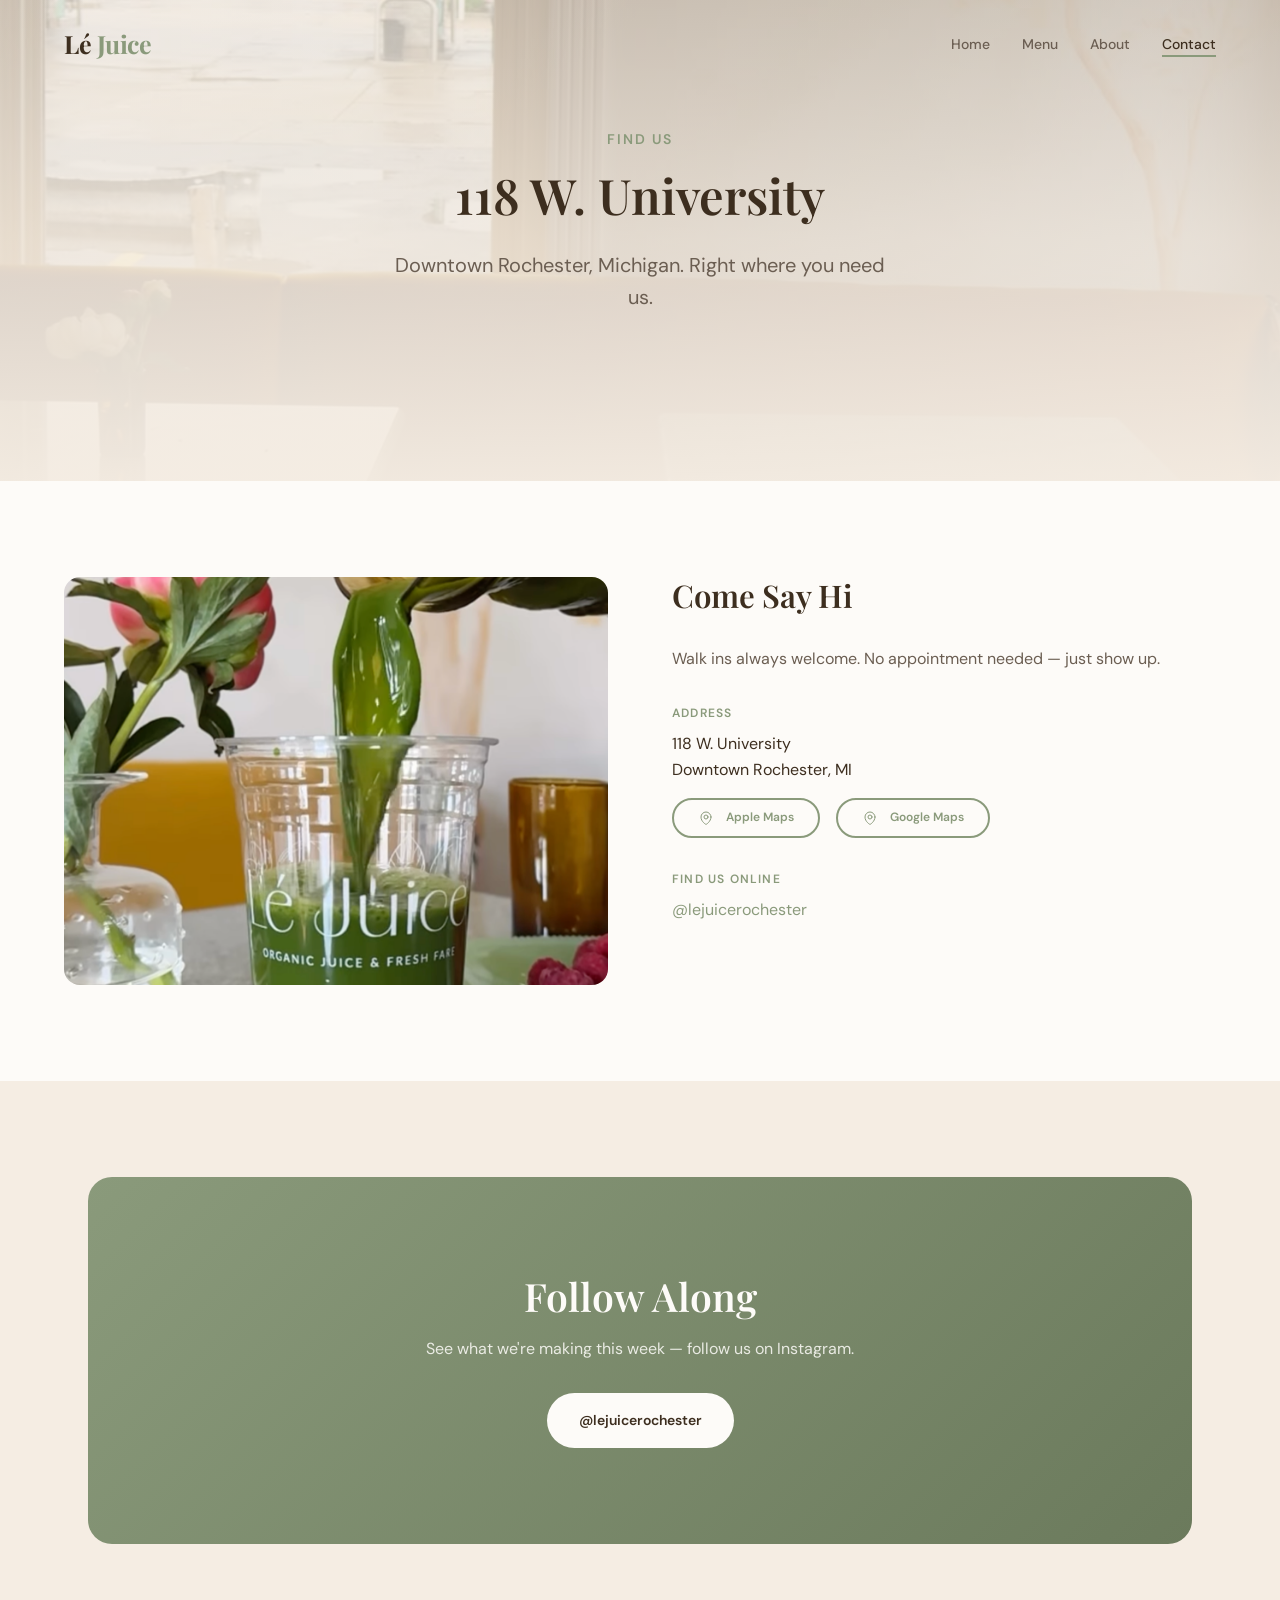
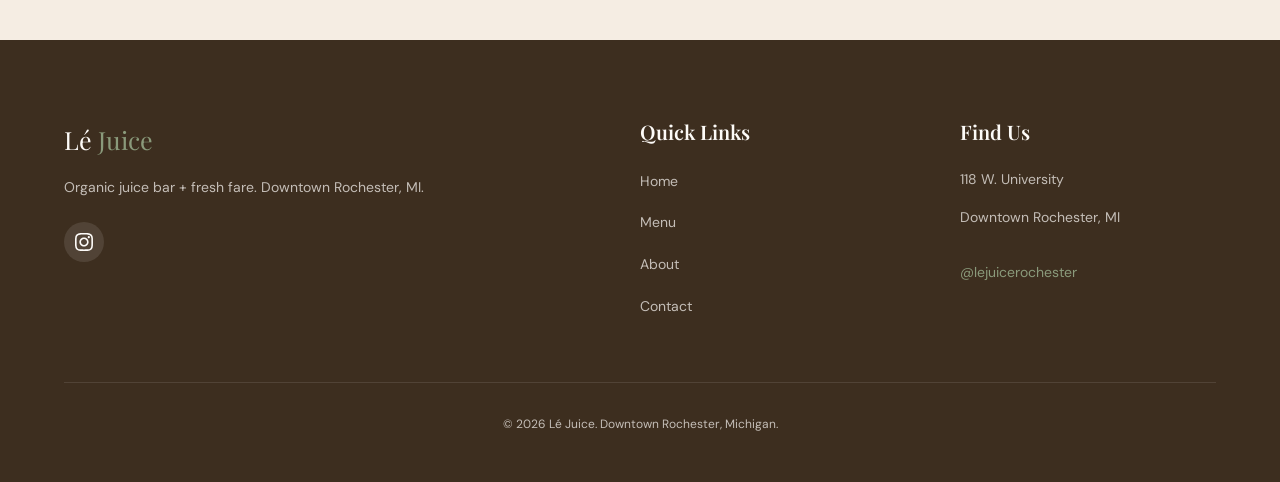
<file: contact.html>
<!DOCTYPE html>
<html lang="en">
<head>
  <meta charset="UTF-8">
  <meta name="viewport" content="width=device-width, initial-scale=1.0">
  <title>Contact — Lé Juice | Rochester, MI</title>
  <meta name="description" content="Come find us at 118 W. University, downtown Rochester, MI. Lé Juice — organic juice bar and fresh fare.">
  <link rel="preconnect" href="https://fonts.googleapis.com">
  <link rel="preconnect" href="https://fonts.gstatic.com" crossorigin>
  <link href="https://fonts.googleapis.com/css2?family=DM+Sans:wght@400;500;600;700&family=Playfair+Display:wght@400;500;600;700&display=swap" rel="stylesheet">
  <link rel="stylesheet" href="css/style.css">
</head>
<body>

  <!-- Header -->
  <header class="header" id="header">
    <div class="container">
      <div class="header__inner">
        <a href="index.html" class="logo">Lé <span>Juice</span></a>
        <nav>
          <ul class="nav__list" id="navList">
            <li><a href="index.html" class="nav__link">Home</a></li>
            <li><a href="menu.html" class="nav__link">Menu</a></li>
            <li><a href="about.html" class="nav__link">About</a></li>
            <li><a href="contact.html" class="nav__link active">Contact</a></li>
          </ul>
          <button class="nav-toggle" id="navToggle" aria-label="Toggle menu">
            <span></span>
            <span></span>
            <span></span>
          </button>
        </nav>
      </div>
    </div>
  </header>

  <!-- Contact Hero -->
  <section class="hero" style="min-height: 40vh;">
    <div class="hero__bg">
      <img src="img/instagram-017.png" alt="Lé Juice interior">
    </div>
    <div class="hero__overlay"></div>
    <div class="hero__content">
      <p class="hero__eyebrow">Find Us</p>
      <h1 class="hero__title">118 W. University</h1>
      <p class="hero__subtitle">Downtown Rochester, Michigan. Right where you need us.</p>
    </div>
  </section>

  <!-- Contact Section -->
  <section class="section section--white">
    <div class="container">
      <div class="location-block" style="grid-template-columns: 1fr 1fr; gap: var(--space-8);">
        <div class="location-block__map">
          <img src="img/instagram-018.png" alt="Lé Juice café" style="width: 100%; height: 100%; object-fit: cover; border-radius: var(--radius);">
        </div>
        <div class="location-block__info">
          <h3>Come Say Hi</h3>
          <p style="margin-bottom: var(--space-4); color: var(--warm-gray);">Walk ins always welcome. No appointment needed — just show up.</p>
          <div class="info-item">
            <p class="info-item__label">Address</p>
            <p class="info-item__value">118 W. University<br>Downtown Rochester, MI</p>
            <div class="map-buttons" style="display: flex; gap: var(--space-2); margin-top: var(--space-2); flex-wrap: wrap;">
              <a href="https://maps.apple.com/?address=118+W+University+Rochester+MI" target="_blank" class="btn btn--outline" style="font-size: var(--text-xs); padding: var(--space-1) var(--space-3);">
                <svg xmlns="http://www.w3.org/2000/svg" fill="none" viewBox="0 0 24 24" stroke-width="1.5" stroke="currentColor" style="width: 16px; height: 16px; display: inline-block; vertical-align: middle; margin-right: 4px;">
                  <path stroke-linecap="round" stroke-linejoin="round" d="M15 10.5a3 3 0 11-6 0 3 3 0 016 0z" />
                  <path stroke-linecap="round" stroke-linejoin="round" d="M19.5 10.5c0 7.142-7.5 11.25-7.5 11.25S4.5 17.642 4.5 10.5a7.5 7.5 0 1115 0z" />
                </svg>
                Apple Maps
              </a>
              <a href="https://www.google.com/maps/dir/?api=1&destination=118+W+University+Rochester+MI" target="_blank" class="btn btn--outline" style="font-size: var(--text-xs); padding: var(--space-1) var(--space-3);">
                <svg xmlns="http://www.w3.org/2000/svg" fill="none" viewBox="0 0 24 24" stroke-width="1.5" stroke="currentColor" style="width: 16px; height: 16px; display: inline-block; vertical-align: middle; margin-right: 4px;">
                  <path stroke-linecap="round" stroke-linejoin="round" d="M15 10.5a3 3 0 11-6 0 3 3 0 016 0z" />
                  <path stroke-linecap="round" stroke-linejoin="round" d="M19.5 10.5c0 7.142-7.5 11.25-7.5 11.25S4.5 17.642 4.5 10.5a7.5 7.5 0 1115 0z" />
                </svg>
                Google Maps
              </a>
            </div>
          </div>
          <div class="info-item" style="margin-top: var(--space-4);">
            <p class="info-item__label">Find Us Online</p>
            <p class="info-item__value">
              <a href="https://www.instagram.com/lejuicerochester/" target="_blank" style="color: var(--sage);">@lejuicerochester</a>
            </p>
          </div>
        </div>
      </div>
    </div>
  </section>

  <!-- CTA Banner -->
  <section class="section">
    <div class="container">
      <div class="cta-banner">
        <h2 class="cta-banner__title">Follow Along</h2>
        <p class="cta-banner__text">See what we're making this week — follow us on Instagram.</p>
        <a href="https://www.instagram.com/lejuicerochester/" target="_blank" class="btn btn--light">@lejuicerochester</a>
      </div>
    </div>
  </section>

  <!-- Footer -->
  <footer class="footer">
    <div class="container">
      <div class="footer__grid">
        <div>
          <p class="footer__logo">Lé <span>Juice</span></p>
          <p class="footer__tagline">Organic juice bar + fresh fare. Downtown Rochester, MI.</p>
          <div class="footer__social">
            <a href="https://www.instagram.com/lejuicerochester/" target="_blank" aria-label="Instagram">
              <svg xmlns="http://www.w3.org/2000/svg" viewBox="0 0 24 24">
                <path d="M12 2.163c3.204 0 3.584.012 4.85.07 3.252.148 4.771 1.691 4.919 4.919.058 1.265.069 1.645.069 4.849 0 3.205-.012 3.584-.069 4.849-.149 3.225-1.664 4.771-4.919 4.919-1.266.058-1.644.07-4.85.07-3.204 0-3.584-.012-4.849-.07-3.26-.149-4.771-1.699-4.919-4.92-.058-1.265-.07-1.644-.07-4.849 0-3.204.013-3.583.07-4.849.149-3.227 1.664-4.771 4.919-4.919 1.266-.057 1.645-.069 4.849-.069zm0-2.163c-3.259 0-3.667.014-4.947.072-4.358.2-6.78 2.618-6.98 6.98-.059 1.281-.073 1.689-.073 4.948 0 3.259.014 3.668.072 4.948.2 4.358 2.618 6.78 6.98 6.98 1.281.058 1.689.072 4.948.072 3.259 0 3.668-.014 4.948-.072 4.354-.2 6.782-2.618 6.979-6.98.059-1.28.073-1.689.073-4.948 0-3.259-.014-3.667-.072-4.947-.196-4.354-2.617-6.78-6.979-6.98-1.281-.059-1.69-.073-4.949-.073zm0 5.838c-3.403 0-6.162 2.759-6.162 6.162s2.759 6.163 6.162 6.163 6.162-2.759 6.162-6.163c0-3.403-2.759-6.162-6.162-6.162zm0 10.162c-2.209 0-4-1.79-4-4 0-2.209 1.791-4 4-4s4 1.791 4 4c0 2.21-1.791 4-4 4zm6.406-11.845c-.796 0-1.441.645-1.441 1.44s.645 1.44 1.441 1.44c.795 0 1.439-.645 1.439-1.44s-.644-1.44-1.439-1.44z"/>
              </svg>
            </a>
          </div>
        </div>
        <div>
          <h4 class="footer__heading">Quick Links</h4>
          <ul class="footer__links">
            <li><a href="index.html" class="footer__link">Home</a></li>
            <li><a href="menu.html" class="footer__link">Menu</a></li>
            <li><a href="about.html" class="footer__link">About</a></li>
            <li><a href="contact.html" class="footer__link">Contact</a></li>
          </ul>
        </div>
        <div>
          <h4 class="footer__heading">Find Us</h4>
          <ul class="footer__links">
            <li class="footer__link">118 W. University</li>
            <li class="footer__link">Downtown Rochester, MI</li>
            <li style="margin-top: var(--space-2);" class="footer__link">
              <a href="https://www.instagram.com/lejuicerochester/" target="_blank" class="footer__link" style="color: var(--sage);">@lejuicerochester</a>
            </li>
          </ul>
        </div>
      </div>
      <div class="footer__bottom">
        <p>&copy; 2026 Lé Juice. Downtown Rochester, Michigan.</p>
      </div>
    </div>
  </footer>

  <script>
    const header = document.getElementById('header');
    window.addEventListener('scroll', () => header.classList.toggle('scrolled', window.scrollY > 50));
    const navToggle = document.getElementById('navToggle');
    const navList = document.getElementById('navList');
    navToggle.addEventListener('click', () => navList.classList.toggle('open'));
  </script>

</body>
</html>
</file>
<file: css/style.css>
/* ============================================
   Lé Juice — Website Styles
   Warm, Light, Airy Editorial Feel
   ============================================ */

/* --- CSS Variables --- */
:root {
  /* Colors */
  --sand: #F5EDE3;
  --sage: #8A9A7B;
  --sage-dark: #6B7A5C;
  --terracotta: #C4836A;
  --terracotta-dark: #A86B52;
  --espresso: #3D2E1F;
  --warm-gray: #6B5E52;
  --cream: #FDFBF8;
  --white: #FFFFFF;

  /* Typography */
  --font-heading: 'Playfair Display', Georgia, serif;
  --font-body: 'DM Sans', -apple-system, BlinkMacSystemFont, sans-serif;

  /* Scale (Major Third 1.25x) */
  --text-xs: 0.75rem;    /* 12px */
  --text-sm: 0.875rem;   /* 14px */
  --text-base: 1rem;     /* 16px */
  --text-md: 1.25rem;    /* 20px */
  --text-lg: 1.5625rem;  /* 25px */
  --text-xl: 1.953rem;    /* 31px */
  --text-2xl: 2.441rem;   /* 39px */
  --text-3xl: 3.052rem;   /* 49px */

  /* Spacing (8pt system) */
  --space-1: 0.5rem;     /* 8px */
  --space-2: 1rem;       /* 16px */
  --space-3: 1.5rem;     /* 24px */
  --space-4: 2rem;       /* 32px */
  --space-5: 2.5rem;     /* 40px */
  --space-6: 3rem;       /* 48px */
  --space-8: 4rem;       /* 64px */
  --space-10: 5rem;      /* 80px */
  --space-12: 6rem;      /* 96px */
  --space-16: 8rem;      /* 128px */

  /* Layout */
  --max-width: 1200px;
  --gutter: 1.5rem;

  /* Transitions */
  --transition-fast: 200ms ease;
  --transition-base: 300ms ease;
  --transition-slow: 600ms ease-out;
}

/* --- Reset --- */
*, *::before, *::after {
  box-sizing: border-box;
  margin: 0;
  padding: 0;
}

html {
  scroll-behavior: smooth;
  font-size: 16px;
}

body {
  font-family: var(--font-body);
  font-size: var(--text-base);
  line-height: 1.6;
  color: var(--warm-gray);
  background-color: var(--sand);
  -webkit-font-smoothing: antialiased;
}

img {
  max-width: 100%;
  height: auto;
  display: block;
}

a {
  color: inherit;
  text-decoration: none;
}

ul, ol {
  list-style: none;
}

/* --- Typography --- */
h1, h2, h3, h4 {
  font-family: var(--font-heading);
  font-weight: 600;
  color: var(--espresso);
  line-height: 1.2;
}

h1 { font-size: var(--text-3xl); }
h2 { font-size: var(--text-2xl); }
h3 { font-size: var(--text-xl); }
h4 { font-size: var(--text-lg); }

p {
  margin-bottom: var(--space-2);
}

/* --- Layout --- */
.container {
  width: 100%;
  max-width: var(--max-width);
  margin: 0 auto;
  padding: 0 var(--gutter);
}

.section {
  padding: var(--space-12) 0;
}

.section--white {
  background-color: var(--cream);
}

/* --- Header / Navigation --- */
.header {
  position: fixed;
  top: 0;
  left: 0;
  right: 0;
  z-index: 100;
  padding: var(--space-3) 0;
  transition: background-color var(--transition-base), box-shadow var(--transition-base);
}

.header.scrolled {
  background-color: rgba(253, 251, 248, 0.95);
  backdrop-filter: blur(10px);
  box-shadow: 0 2px 20px rgba(61, 46, 31, 0.08);
}

.header__inner {
  display: flex;
  align-items: center;
  justify-content: space-between;
}

.logo {
  font-family: var(--font-heading);
  font-size: var(--text-lg);
  font-weight: 700;
  color: var(--espresso);
  letter-spacing: -0.02em;
}

.logo span {
  color: var(--sage);
}

.nav__list {
  display: flex;
  gap: var(--space-4);
}

.nav__link {
  font-size: var(--text-sm);
  font-weight: 500;
  color: var(--warm-gray);
  transition: color var(--transition-fast);
  position: relative;
}

.nav__link::after {
  content: '';
  position: absolute;
  bottom: -4px;
  left: 0;
  width: 0;
  height: 2px;
  background-color: var(--sage);
  transition: width var(--transition-base);
}

.nav__link:hover {
  color: var(--espresso);
}

.nav__link:hover::after {
  width: 100%;
}

.nav__link.active {
  color: var(--espresso);
}

.nav__link.active::after {
  width: 100%;
}

/* Mobile menu button */
.nav-toggle {
  display: none;
  flex-direction: column;
  gap: 5px;
  background: none;
  border: none;
  cursor: pointer;
  padding: var(--space-1);
}

.nav-toggle span {
  display: block;
  width: 24px;
  height: 2px;
  background-color: var(--espresso);
  transition: transform var(--transition-base), opacity var(--transition-base);
}

/* --- Hero Section --- */
.hero {
  position: relative;
  min-height: 90vh;
  display: flex;
  align-items: center;
  justify-content: center;
  text-align: center;
  overflow: hidden;
}

.hero__bg {
  position: absolute;
  inset: 0;
  background: linear-gradient(135deg, var(--sand) 0%, #EDE5D8 50%, var(--cream) 100%);
}

.hero__bg img {
  width: 100%;
  height: 100%;
  object-fit: cover;
  opacity: 0.4;
}

.hero__overlay {
  position: absolute;
  inset: 0;
  background: linear-gradient(
    180deg,
    rgba(245, 237, 227, 0.3) 0%,
    rgba(245, 237, 227, 0.7) 50%,
    rgba(245, 237, 227, 0.95) 100%
  );
}

.hero__content {
  position: relative;
  z-index: 2;
  max-width: 700px;
  padding: var(--space-16) var(--gutter);
  animation: fadeInUp 0.8s ease-out;
}

@keyframes fadeInUp {
  from {
    opacity: 0;
    transform: translateY(30px);
  }
  to {
    opacity: 1;
    transform: translateY(0);
  }
}

.hero__eyebrow {
  font-size: var(--text-sm);
  font-weight: 600;
  letter-spacing: 0.15em;
  text-transform: uppercase;
  color: var(--sage);
  margin-bottom: var(--space-2);
}

.hero__title {
  font-size: clamp(2.5rem, 8vw, var(--text-3xl));
  margin-bottom: var(--space-3);
  color: var(--espresso);
}

.hero__title em {
  font-style: italic;
  color: var(--sage);
}

.hero__subtitle {
  font-size: var(--text-md);
  color: var(--warm-gray);
  margin-bottom: var(--space-5);
  max-width: 500px;
  margin-left: auto;
  margin-right: auto;
}

/* --- Buttons --- */
.btn {
  display: inline-flex;
  align-items: center;
  justify-content: center;
  gap: var(--space-1);
  padding: var(--space-2) var(--space-4);
  font-family: var(--font-body);
  font-size: var(--text-sm);
  font-weight: 600;
  border-radius: 50px;
  border: none;
  cursor: pointer;
  transition: all var(--transition-base);
}

.btn--primary {
  background-color: var(--sage);
  color: var(--cream);
}

.btn--primary:hover {
  background-color: var(--terracotta);
  transform: translateY(-2px);
  box-shadow: 0 8px 24px rgba(138, 154, 123, 0.3);
}

.btn--outline {
  background-color: transparent;
  color: var(--sage);
  border: 2px solid var(--sage);
}

.btn--outline:hover {
  background-color: var(--sage);
  color: var(--cream);
}

.btn--light {
  background-color: var(--cream);
  color: var(--espresso);
}

.btn--light:hover {
  background-color: var(--sand);
  transform: translateY(-2px);
}

/* --- Section Headers --- */
.section-header {
  text-align: center;
  margin-bottom: var(--space-8);
}

.section-header__eyebrow {
  font-size: var(--text-xs);
  font-weight: 600;
  letter-spacing: 0.2em;
  text-transform: uppercase;
  color: var(--sage);
  margin-bottom: var(--space-1);
}

.section-header__title {
  margin-bottom: var(--space-2);
}

.section-header__subtitle {
  max-width: 550px;
  margin: 0 auto;
  color: var(--warm-gray);
}

/* --- Value Props / Bento --- */
.bento {
  display: grid;
  grid-template-columns: repeat(3, 1fr);
  gap: var(--space-3);
}

.bento__item {
  background-color: var(--cream);
  border-radius: 16px;
  padding: var(--space-5);
  text-align: center;
  transition: transform var(--transition-base), box-shadow var(--transition-base);
}

.bento__item:hover {
  transform: translateY(-4px);
  box-shadow: 0 16px 48px rgba(61, 46, 31, 0.1);
}

.bento__icon {
  width: 64px;
  height: 64px;
  margin: 0 auto var(--space-3);
  background-color: var(--sand);
  border-radius: 50%;
  display: flex;
  align-items: center;
  justify-content: center;
}

.bento__icon svg {
  width: 28px;
  height: 28px;
  stroke: var(--sage);
}

.bento__title {
  font-size: var(--text-md);
  margin-bottom: var(--space-1);
}

.bento__text {
  font-size: var(--text-sm);
  color: var(--warm-gray);
  margin-bottom: 0;
}

/* --- Drink Cards --- */
.drinks-grid {
  display: grid;
  grid-template-columns: repeat(4, 1fr);
  gap: var(--space-3);
}

.drink-card {
  background-color: var(--cream);
  border-radius: 16px;
  overflow: hidden;
  transition: transform var(--transition-base), box-shadow var(--transition-base);
}

.drink-card:hover {
  transform: translateY(-4px);
  box-shadow: 0 16px 48px rgba(61, 46, 31, 0.1);
}

.drink-card__image {
  aspect-ratio: 1;
  overflow: hidden;
  background-color: var(--sand);
}

.drink-card__image img {
  width: 100%;
  height: 100%;
  object-fit: cover;
  transition: transform var(--transition-slow);
}

.drink-card:hover .drink-card__image img {
  transform: scale(1.05);
}

.drink-card__content {
  padding: var(--space-3);
}

.drink-card__name {
  font-family: var(--font-heading);
  font-size: var(--text-md);
  margin-bottom: var(--space-1);
}

.drink-card__desc {
  font-size: var(--text-sm);
  color: var(--warm-gray);
  margin-bottom: var(--space-2);
  display: -webkit-box;
  -webkit-line-clamp: 2;
  -webkit-box-orient: vertical;
  overflow: hidden;
}

.drink-card__price {
  font-weight: 600;
  color: var(--sage);
  font-size: var(--text-sm);
}

/* --- About Snippet --- */
.about-snippet {
  display: grid;
  grid-template-columns: 1fr 1fr;
  gap: var(--space-8);
  align-items: center;
}

.about-snippet__image {
  border-radius: 16px;
  overflow: hidden;
  aspect-ratio: 4/3;
}

.about-snippet__image img {
  width: 100%;
  height: 100%;
  object-fit: cover;
}

.about-snippet__content {
  max-width: 480px;
}

.about-snippet__eyebrow {
  font-size: var(--text-xs);
  font-weight: 600;
  letter-spacing: 0.2em;
  text-transform: uppercase;
  color: var(--sage);
  margin-bottom: var(--space-1);
}

.about-snippet__title {
  margin-bottom: var(--space-3);
}

.about-snippet__text {
  margin-bottom: var(--space-4);
}

/* --- CTA Banner --- */
.cta-banner {
  background: linear-gradient(135deg, var(--sage) 0%, var(--sage-dark) 100%);
  text-align: center;
  padding: var(--space-12) var(--gutter);
  border-radius: 24px;
  margin: 0 var(--gutter);
}

.cta-banner__title {
  color: var(--cream);
  margin-bottom: var(--space-2);
}

.cta-banner__text {
  color: rgba(253, 251, 248, 0.85);
  margin-bottom: var(--space-4);
  max-width: 450px;
  margin-left: auto;
  margin-right: auto;
}

/* --- Footer --- */
.footer {
  background-color: var(--espresso);
  color: rgba(253, 251, 248, 0.7);
  padding: var(--space-10) 0 var(--space-4);
}

.footer__grid {
  display: grid;
  grid-template-columns: 2fr 1fr 1fr;
  gap: var(--space-8);
  margin-bottom: var(--space-8);
}

.footer__logo {
  font-family: var(--font-heading);
  font-size: var(--text-lg);
  color: var(--cream);
  margin-bottom: var(--space-2);
}

.footer__logo span {
  color: var(--sage);
}

.footer__tagline {
  font-size: var(--text-sm);
  margin-bottom: 0;
}

.footer__heading {
  font-family: var(--font-heading);
  font-size: var(--text-md);
  color: var(--cream);
  margin-bottom: var(--space-3);
}

.footer__links {
  display: flex;
  flex-direction: column;
  gap: var(--space-2);
}

.footer__link {
  font-size: var(--text-sm);
  transition: color var(--transition-fast);
}

.footer__link:hover {
  color: var(--cream);
}

.footer__social {
  display: flex;
  gap: var(--space-2);
  margin-top: var(--space-3);
}

.footer__social a {
  width: 40px;
  height: 40px;
  border-radius: 50%;
  background-color: rgba(253, 251, 248, 0.1);
  display: flex;
  align-items: center;
  justify-content: center;
  transition: background-color var(--transition-fast);
}

.footer__social a:hover {
  background-color: var(--sage);
}

.footer__social svg {
  width: 18px;
  height: 18px;
  fill: var(--cream);
}

.footer__bottom {
  border-top: 1px solid rgba(253, 251, 248, 0.1);
  padding-top: var(--space-4);
  text-align: center;
  font-size: var(--text-xs);
}

/* --- Menu Page --- */
.menu-tabs {
  display: flex;
  justify-content: center;
  gap: var(--space-2);
  margin-bottom: var(--space-8);
  flex-wrap: wrap;
}

.menu-tab {
  padding: var(--space-1) var(--space-3);
  font-size: var(--text-sm);
  font-weight: 500;
  border: none;
  background: none;
  color: var(--warm-gray);
  cursor: pointer;
  border-radius: 50px;
  transition: all var(--transition-fast);
}

.menu-tab:hover,
.menu-tab.active {
  background-color: var(--sage);
  color: var(--cream);
}

.menu-section {
  display: none;
}

.menu-section.active {
  display: block;
  animation: fadeIn 0.4s ease-out;
}

@keyframes fadeIn {
  from { opacity: 0; }
  to { opacity: 1; }
}

.menu-grid {
  display: grid;
  grid-template-columns: repeat(3, 1fr);
  gap: var(--space-4);
}

/* --- About Page --- */
.about-hero {
  padding-top: calc(80px + var(--space-10));
  padding-bottom: var(--space-10);
  text-align: center;
}

.about-intro {
  display: grid;
  grid-template-columns: 1fr 1fr;
  gap: var(--space-8);
  align-items: center;
  margin-bottom: var(--space-12);
}

.about-intro__content {
  max-width: 480px;
}

.about-intro__image {
  border-radius: 16px;
  overflow: hidden;
  aspect-ratio: 4/3;
}

.about-intro__image img {
  width: 100%;
  height: 100%;
  object-fit: cover;
}

/* --- Full-Screen Gallery Strip --- */
.vibe-section {
  background-color: var(--cream);
  padding: var(--space-12) 0;
}
.vibe-grid {
  display: grid;
  grid-template-columns: repeat(3, 1fr);
  gap: var(--space-3);
}

.vibe-grid__item {
  border-radius: 16px;
  overflow: hidden;
  aspect-ratio: 1;
  cursor: zoom-in;
}

.vibe-grid__item img {
  width: 100%;
  height: 100%;
  object-fit: cover;
  transition: transform var(--transition-slow);
}

.vibe-grid__item:hover img {
  transform: scale(1.05);
}

/* --- Lightbox --- */
.lightbox {
  display: none;
  position: fixed;
  inset: 0;
  z-index: 1000;
  background: rgba(30, 20, 10, 0.96);
  align-items: center;
  justify-content: center;
  opacity: 0;
  transition: opacity var(--transition-base);
}

.lightbox.active {
  display: flex;
  opacity: 1;
}

.lightbox__img {
  max-width: 90vw;
  max-height: 90vh;
  object-fit: contain;
  border-radius: 8px;
  box-shadow: 0 24px 80px rgba(0, 0, 0, 0.5);
}

.lightbox__close {
  position: fixed;
  top: var(--space-4);
  right: var(--space-4);
  width: 48px;
  height: 48px;
  background: rgba(255, 255, 255, 0.1);
  border: none;
  border-radius: 50%;
  cursor: pointer;
  display: flex;
  align-items: center;
  justify-content: center;
  transition: background var(--transition-fast);
  z-index: 1001;
}

.lightbox__close:hover {
  background: rgba(255, 255, 255, 0.2);
}

.lightbox__close svg {
  width: 24px;
  height: 24px;
  stroke: white;
}

.lightbox__nav {
  position: fixed;
  top: 50%;
  transform: translateY(-50%);
  width: 48px;
  height: 48px;
  background: rgba(255, 255, 255, 0.1);
  border: none;
  border-radius: 50%;
  cursor: pointer;
  display: flex;
  align-items: center;
  justify-content: center;
  transition: background var(--transition-fast);
  z-index: 1001;
}

.lightbox__nav:hover {
  background: rgba(255, 255, 255, 0.2);
}

.lightbox__nav svg {
  width: 24px;
  height: 24px;
  stroke: white;
}

.lightbox__nav--prev {
  left: var(--space-4);
}

.lightbox__nav--next {
  right: var(--space-4);
}

.lightbox__counter {
  position: fixed;
  bottom: var(--space-4);
  left: 50%;
  transform: translateX(-50%);
  color: rgba(255, 255, 255, 0.6);
  font-size: var(--text-sm);
  font-weight: 500;
  letter-spacing: 0.1em;
}

.location-block {
  display: grid;
  grid-template-columns: 1fr 1fr;
  gap: var(--space-8);
  align-items: start;
}

.location-block__map {
  background-color: var(--cream);
  border-radius: 16px;
  overflow: hidden;
  aspect-ratio: 4/3;
  display: flex;
  align-items: center;
  justify-content: center;
  color: var(--warm-gray);
}

.location-block__info h3 {
  margin-bottom: var(--space-4);
}

.info-item {
  margin-bottom: var(--space-4);
}

.info-item__label {
  font-size: var(--text-xs);
  font-weight: 600;
  letter-spacing: 0.1em;
  text-transform: uppercase;
  color: var(--sage);
  margin-bottom: var(--space-1);
}

.info-item__value {
  font-size: var(--text-base);
  color: var(--espresso);
}

/* --- Contact Page --- */
.contact-grid {
  display: grid;
  grid-template-columns: 1fr 1fr;
  gap: var(--space-8);
}

.contact-info {
  background-color: var(--cream);
  border-radius: 16px;
  padding: var(--space-6);
}

.contact-info h3 {
  margin-bottom: var(--space-4);
}

.contact-form {
  display: flex;
  flex-direction: column;
  gap: var(--space-3);
}

.form-group {
  display: flex;
  flex-direction: column;
  gap: var(--space-1);
}

.form-group label {
  font-size: var(--text-sm);
  font-weight: 500;
  color: var(--espresso);
}

.form-group input,
.form-group textarea {
  padding: var(--space-2);
  font-family: var(--font-body);
  font-size: var(--text-base);
  border: 2px solid var(--sand);
  border-radius: 8px;
  background-color: var(--sand);
  transition: border-color var(--transition-fast), box-shadow var(--transition-fast);
}

.form-group input:focus,
.form-group textarea:focus {
  outline: none;
  border-color: var(--sage);
  box-shadow: 0 0 0 4px rgba(138, 154, 123, 0.15);
}

.form-group textarea {
  min-height: 120px;
  resize: vertical;
}

/* --- Mobile Styles --- */
@media (max-width: 1024px) {
  .drinks-grid {
    grid-template-columns: repeat(2, 1fr);
  }

  .footer__grid {
    grid-template-columns: 1fr 1fr;
    gap: var(--space-6);
  }

  .footer__grid > div:first-child {
    grid-column: 1 / -1;
  }
}

@media (max-width: 768px) {
  :root {
    --gutter: 1rem;
  }

  h1 { font-size: var(--text-2xl); }
  h2 { font-size: var(--text-xl); }

  .section {
    padding: var(--space-8) 0;
  }

  .nav__list {
    display: none;
    position: absolute;
    top: 100%;
    left: 0;
    right: 0;
    background-color: var(--cream);
    flex-direction: column;
    padding: var(--space-3);
    gap: var(--space-2);
    box-shadow: 0 8px 24px rgba(61, 46, 31, 0.1);
  }

  .nav__list.open {
    display: flex;
  }

  .nav-toggle {
    display: flex;
  }

  .bento {
    grid-template-columns: 1fr;
    gap: var(--space-3);
  }

  .drinks-grid {
    grid-template-columns: 1fr;
    gap: var(--space-3);
  }

  .about-snippet {
    grid-template-columns: 1fr;
    gap: var(--space-4);
  }

  .about-snippet__content {
    max-width: 100%;
    text-align: center;
  }

  .about-intro {
    grid-template-columns: 1fr;
  }

  .about-intro__content {
    max-width: 100%;
    text-align: center;
  }

  .vibe-grid {
    grid-template-columns: 1fr 1fr;
  }

  .menu-grid {
    grid-template-columns: 1fr;
  }

  .location-block {
    grid-template-columns: 1fr;
  }

  .contact-grid {
    grid-template-columns: 1fr;
  }

  .footer__grid {
    grid-template-columns: 1fr;
    text-align: center;
  }

  .footer__social {
    justify-content: center;
  }

  .cta-banner {
    margin: 0 var(--space-2);
    padding: var(--space-8) var(--space-3);
  }
}

@media (max-width: 480px) {
  .vibe-grid {
    grid-template-columns: 1fr;
  }

  .menu-tabs {
    gap: var(--space-1);
  }

  .menu-tab {
    padding: var(--space-1) var(--space-2);
    font-size: var(--text-xs);
  }
}
</file>
